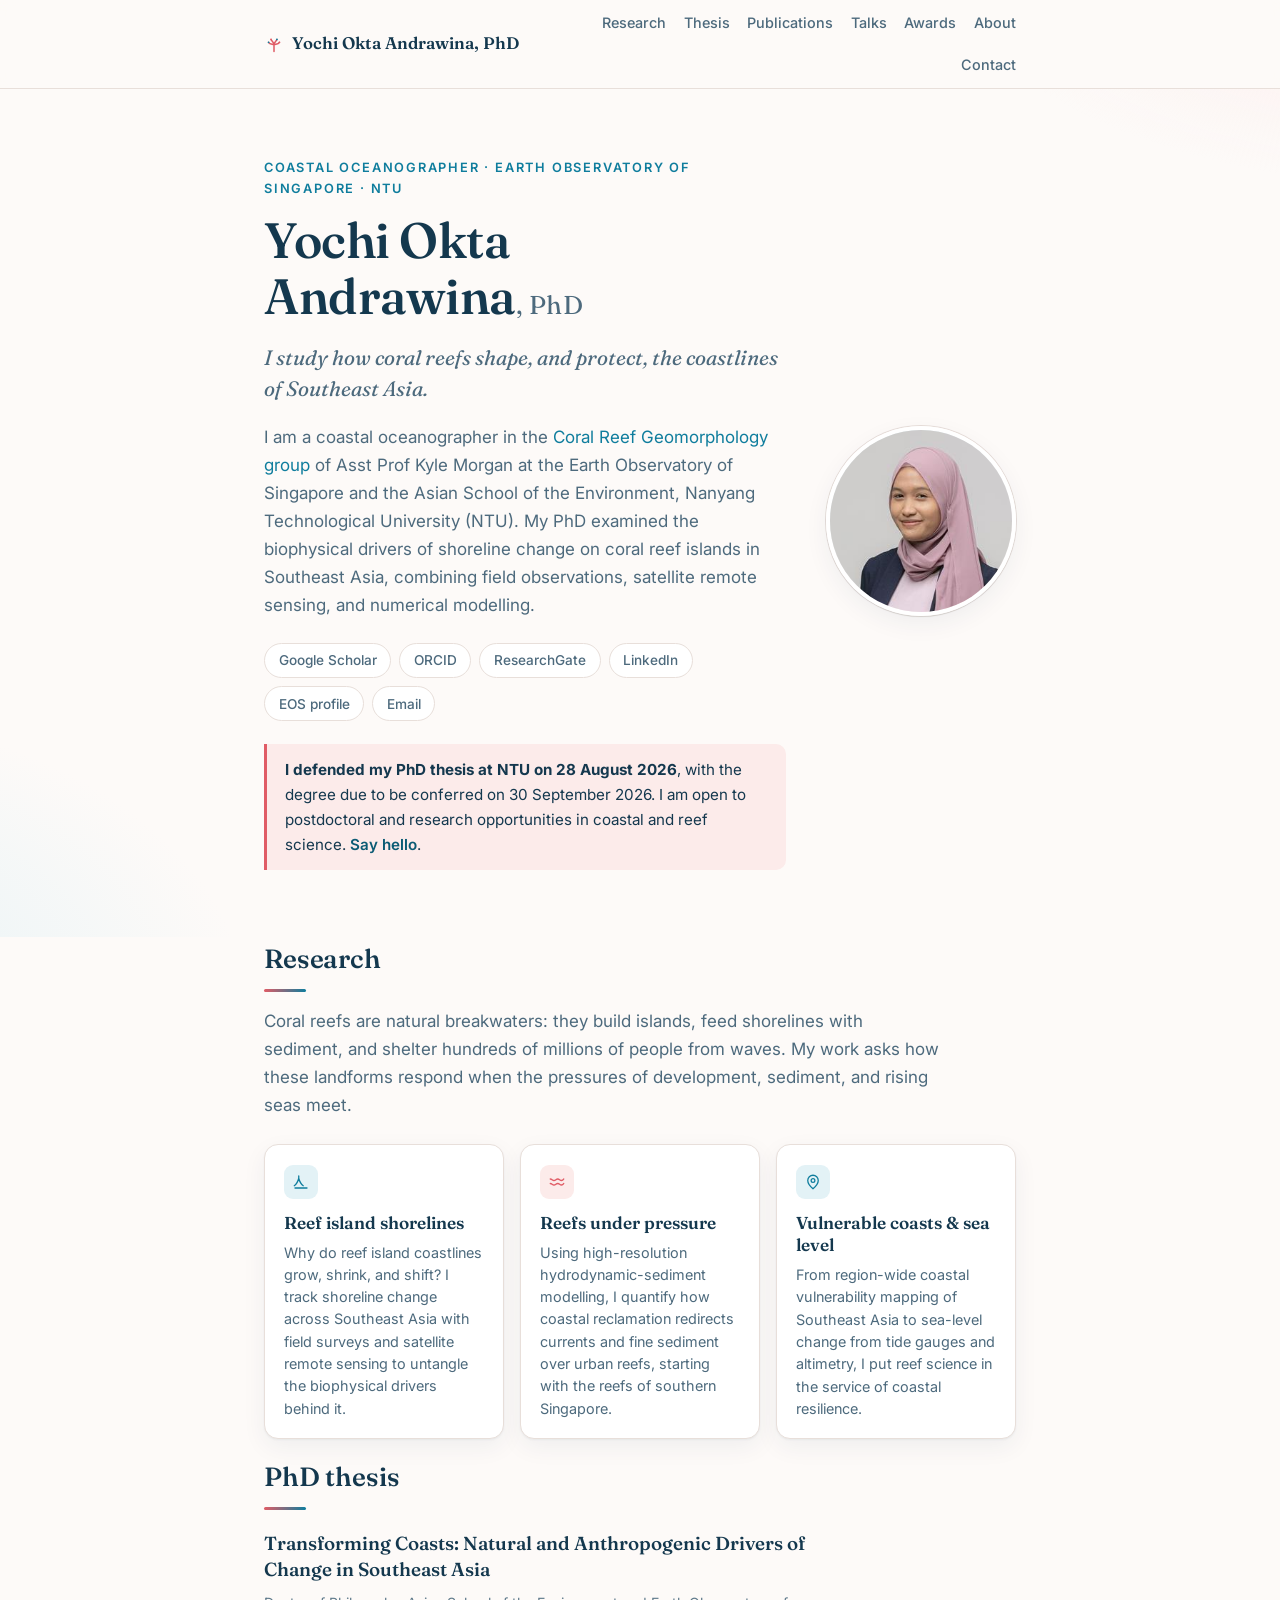
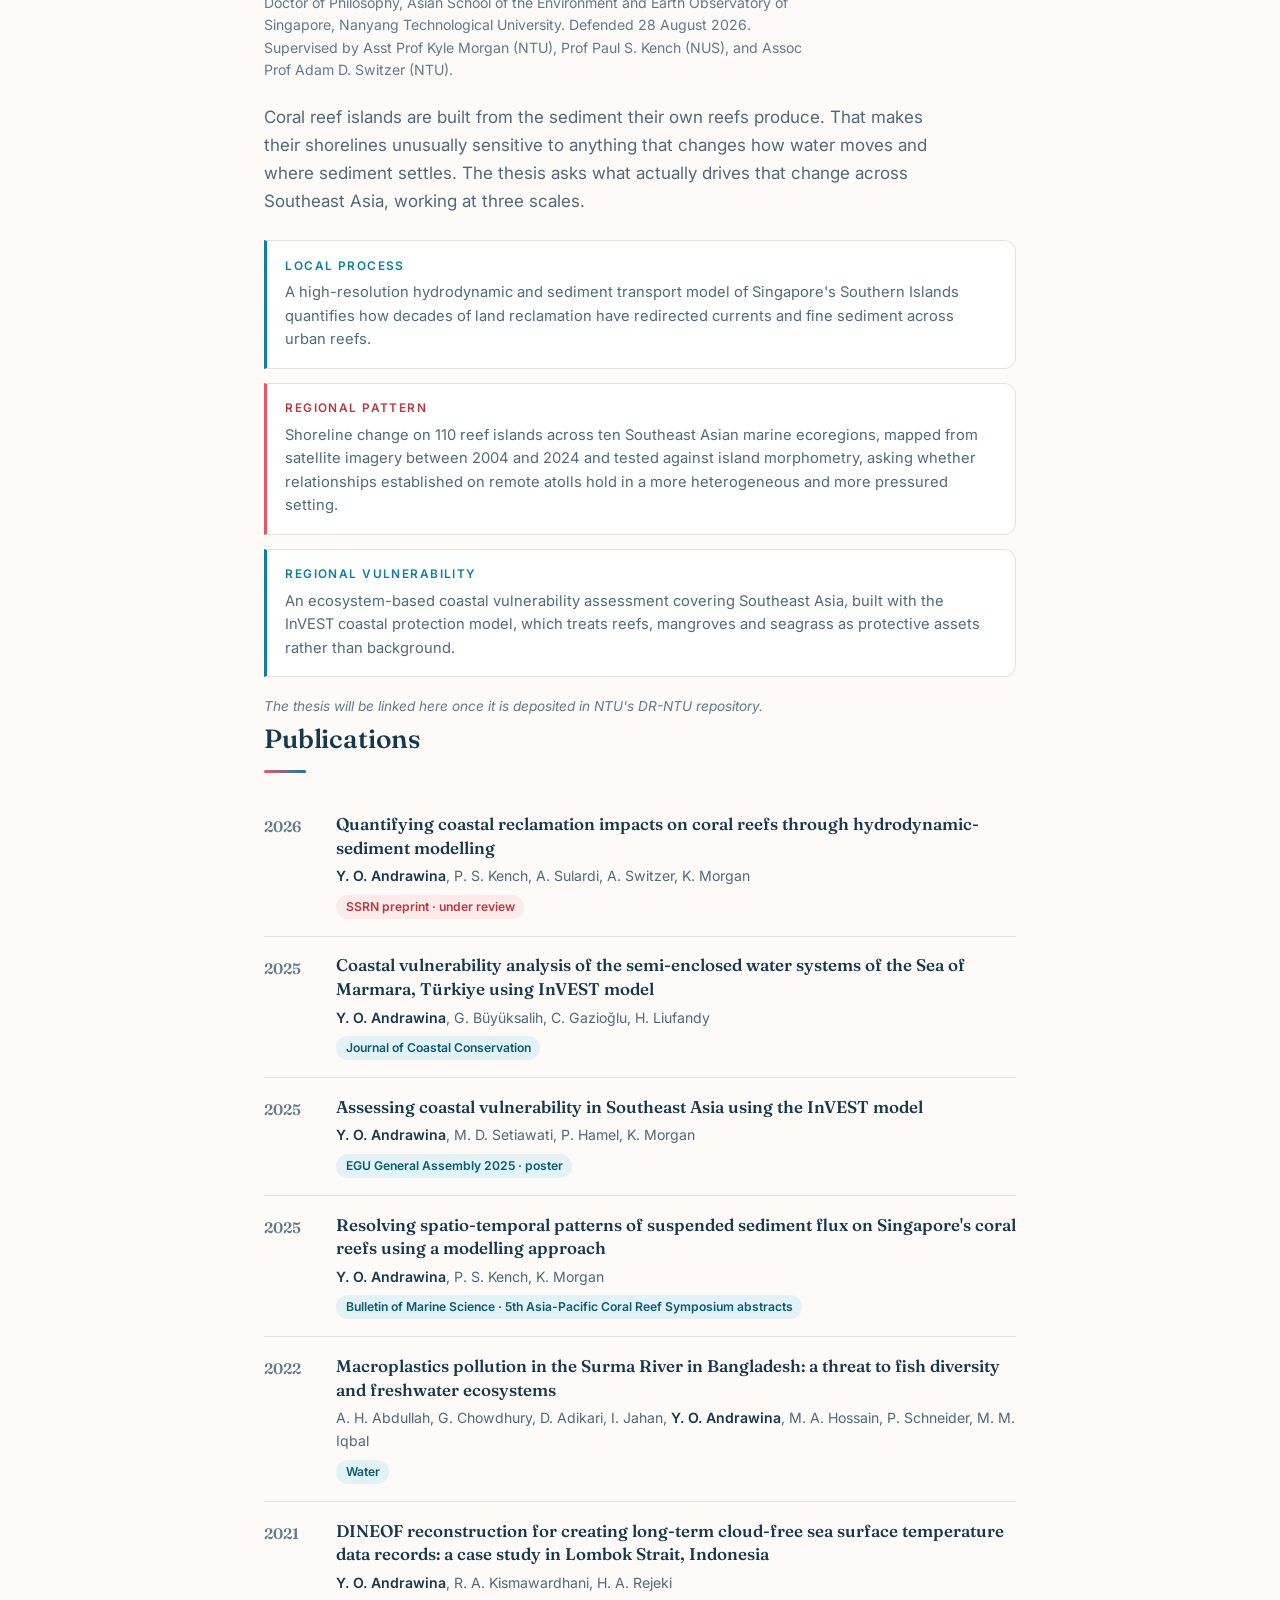
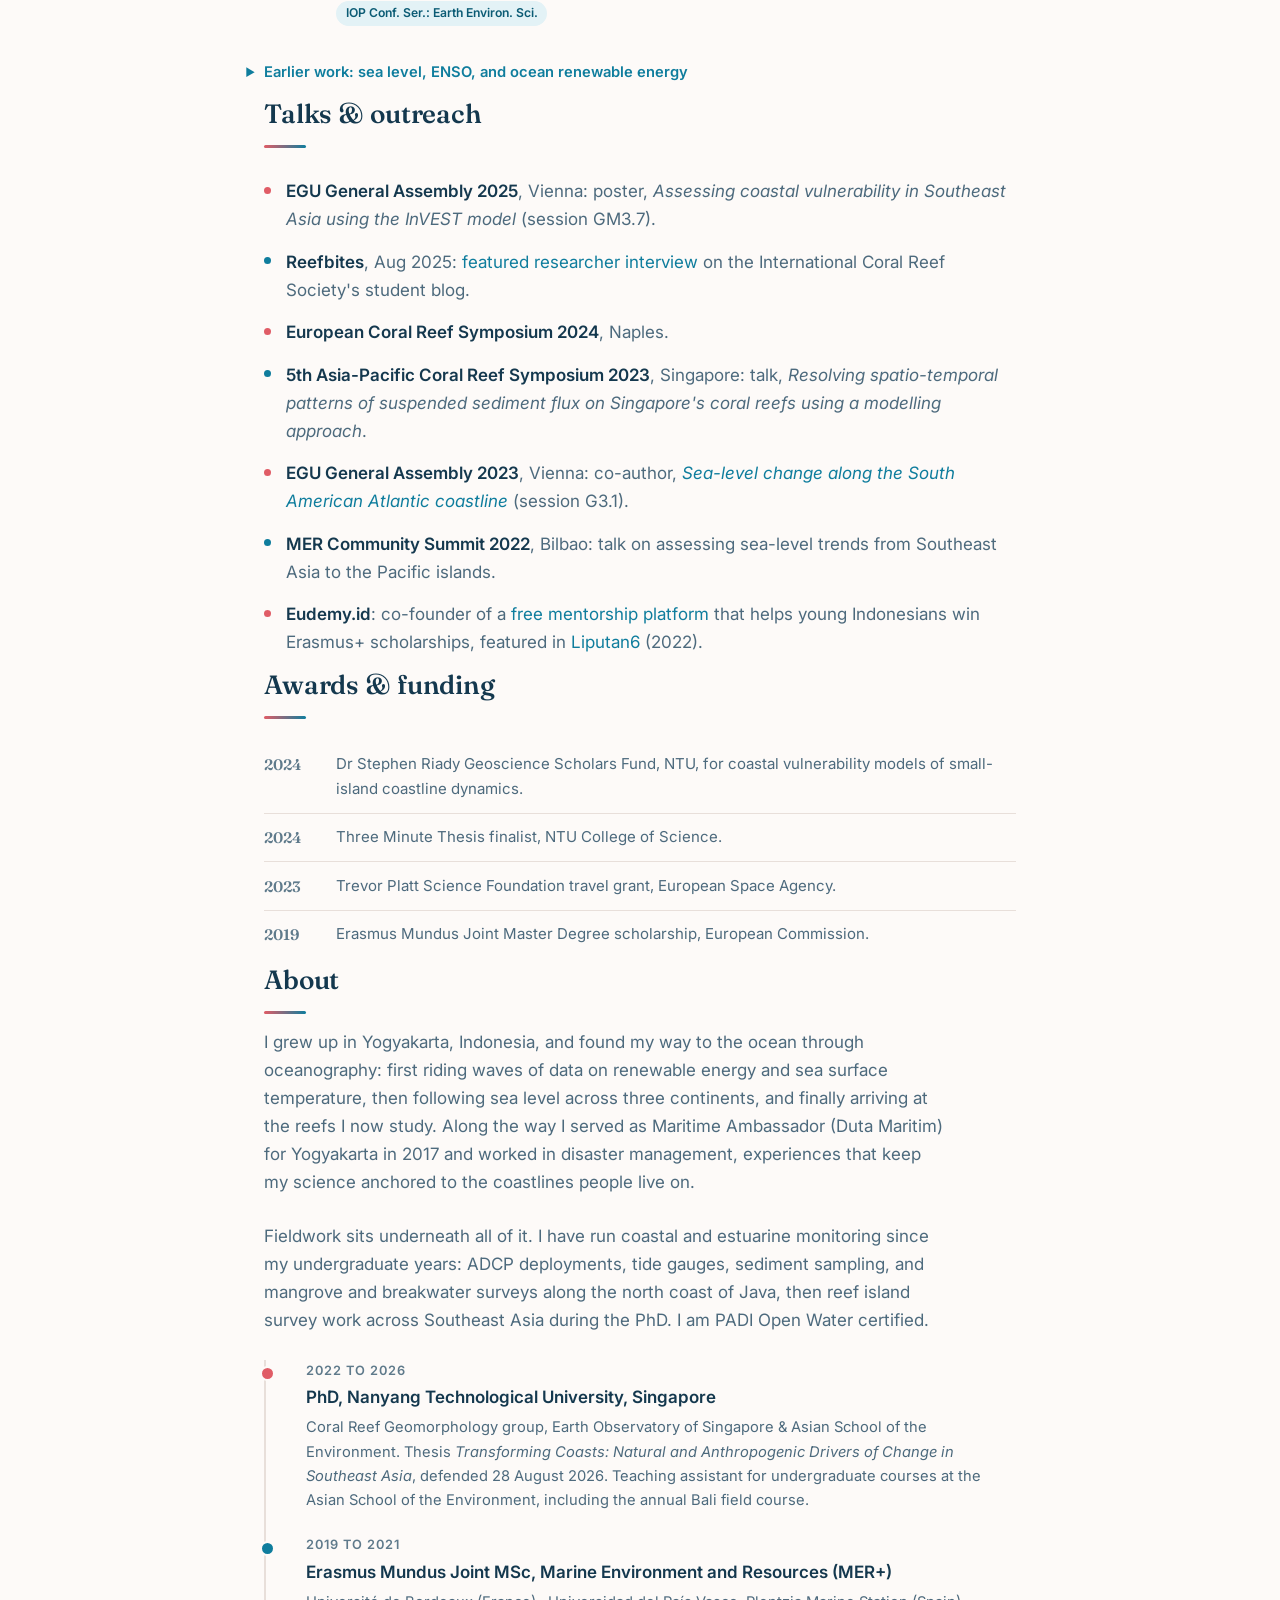
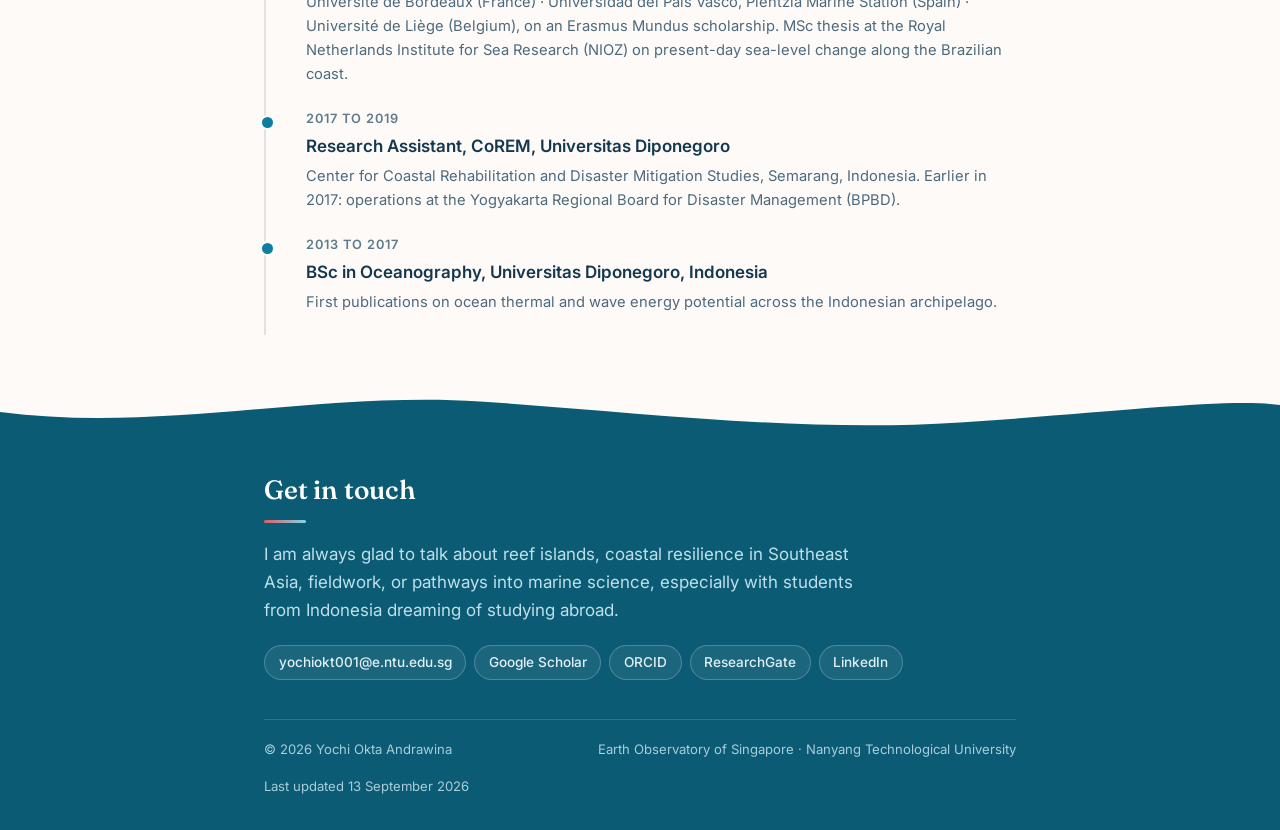
<file: index.html>
<!DOCTYPE html>
<html lang="en">
<head>
  <meta charset="utf-8">
  <meta name="viewport" content="width=device-width, initial-scale=1">
  <title>Yochi Okta Andrawina, PhD · Coral Reef Geomorphology, NTU Singapore</title>
  <meta name="description" content="Yochi Okta Andrawina, PhD, coastal oceanographer at the Earth Observatory of Singapore, NTU, studying coral reef island shoreline change in Southeast Asia.">
  <meta name="author" content="Yochi Okta Andrawina">
  <link rel="canonical" href="https://yochioktaandrawina.github.io/">
  <meta property="og:type" content="profile">
  <meta property="og:site_name" content="Yochi Okta Andrawina">
  <meta property="og:locale" content="en_SG">
  <meta property="profile:first_name" content="Yochi Okta">
  <meta property="profile:last_name" content="Andrawina">
  <meta property="og:title" content="Yochi Okta Andrawina, PhD · Coral Reef Geomorphology, NTU Singapore">
  <meta property="og:description" content="Coastal oceanographer studying how coral reefs shape and protect the coastlines of Southeast Asia.">
  <meta property="og:url" content="https://yochioktaandrawina.github.io/">
  <meta property="og:image" content="https://yochioktaandrawina.github.io/assets/img/og-card.jpg">
  <meta property="og:image:width" content="1200">
  <meta property="og:image:height" content="630">
  <meta property="og:image:alt" content="Yochi Okta Andrawina, PhD, coastal oceanographer at the Earth Observatory of Singapore, NTU.">
  <meta name="twitter:card" content="summary_large_image">
  <meta name="twitter:title" content="Yochi Okta Andrawina, PhD · Coral Reef Geomorphology, NTU Singapore">
  <meta name="twitter:description" content="Coastal oceanographer studying how coral reefs shape and protect the coastlines of Southeast Asia.">
  <meta name="twitter:image" content="https://yochioktaandrawina.github.io/assets/img/og-card.jpg">
  <meta name="color-scheme" content="light dark">
  <meta name="theme-color" content="#fdfaf8" media="(prefers-color-scheme: light)">
  <meta name="theme-color" content="#0b1d29" media="(prefers-color-scheme: dark)">
  <link rel="icon" type="image/svg+xml" href="assets/favicon.svg">
  <link rel="icon" type="image/png" sizes="32x32" href="assets/favicon-32.png">
  <script type="application/ld+json">
  {
    "@context": "https://schema.org",
    "@graph": [
      {
        "@type": "Person",
        "@id": "https://yochioktaandrawina.github.io/#person",
        "name": "Yochi Okta Andrawina",
        "givenName": "Yochi Okta",
        "familyName": "Andrawina",
        "honorificSuffix": "PhD",
        "alternateName": ["Y. O. Andrawina", "Yochi Andrawina"],
        "jobTitle": "Coastal Oceanographer",
        "description": "Coastal oceanographer working on the biophysical drivers of coral reef island shoreline change in Southeast Asia, combining field observations, satellite remote sensing and numerical modelling.",
        "url": "https://yochioktaandrawina.github.io/",
        "image": "https://yochioktaandrawina.github.io/assets/img/profile.jpg",
        "email": "mailto:yochiokt001@e.ntu.edu.sg",
        "identifier": {
          "@type": "PropertyValue",
          "propertyID": "ORCID",
          "value": "https://orcid.org/0000-0002-3362-1343"
        },
        "knowsLanguage": ["id", "en"],
        "affiliation": {
          "@type": "Organization",
          "name": "Earth Observatory of Singapore",
          "parentOrganization": {
            "@type": "CollegeOrUniversity",
            "name": "Nanyang Technological University",
            "url": "https://www.ntu.edu.sg/"
          }
        },
        "worksFor": {
          "@type": "Organization",
          "name": "Earth Observatory of Singapore, Nanyang Technological University",
          "url": "https://earthobservatory.sg/"
        },
        "alumniOf": [
          {"@type": "CollegeOrUniversity", "name": "Nanyang Technological University", "url": "https://www.ntu.edu.sg/"},
          {"@type": "CollegeOrUniversity", "name": "Erasmus Mundus Joint Master in Marine Environment and Resources (MER+)"},
          {"@type": "CollegeOrUniversity", "name": "Universitas Diponegoro", "url": "https://www.undip.ac.id/"}
        ],
        "knowsAbout": [
          "Coral reef geomorphology",
          "Reef island shoreline change",
          "Coastal oceanography",
          "Hydrodynamic and sediment transport modelling",
          "Satellite remote sensing of shorelines",
          "Coastal vulnerability assessment",
          "Sea-level change",
          "Southeast Asia"
        ],
        "sameAs": [
          "https://orcid.org/0000-0002-3362-1343",
          "https://scholar.google.com/citations?user=mOAMgwoAAAAJ",
          "https://www.researchgate.net/profile/Yochi-Andrawina",
          "https://www.linkedin.com/in/yochi-okta-andrawina-4a443090/",
          "https://earthobservatory.sg/about-us/our-people/yochi-okta-andrawina",
          "https://www.semanticscholar.org/author/100624227",
          "https://openalex.org/A5078373613",
          "https://x.com/oktayochi1"
        ]
      },
      {
        "@type": "ProfilePage",
        "@id": "https://yochioktaandrawina.github.io/#page",
        "url": "https://yochioktaandrawina.github.io/",
        "name": "Yochi Okta Andrawina, PhD",
        "mainEntity": {"@id": "https://yochioktaandrawina.github.io/#person"},
        "inLanguage": "en",
        "dateModified": "2026-09-13"
      },
      {
        "@type": "Thesis",
        "name": "Transforming Coasts: Natural and Anthropogenic Drivers of Change in Southeast Asia",
        "author": {"@id": "https://yochioktaandrawina.github.io/#person"},
        "inSupportOf": "Doctor of Philosophy",
        "datePublished": "2026",
        "publisher": {"@type": "CollegeOrUniversity", "name": "Nanyang Technological University"},
        "inLanguage": "en"
      },
      {
        "@type": "ScholarlyArticle",
        "headline": "Quantifying coastal reclamation impacts on coral reefs through hydrodynamic-sediment modelling",
        "author": {"@id": "https://yochioktaandrawina.github.io/#person"},
        "datePublished": "2026",
        "identifier": "https://doi.org/10.2139/ssrn.6805282",
        "url": "https://doi.org/10.2139/ssrn.6805282",
        "publication": "SSRN"
      },
      {
        "@type": "ScholarlyArticle",
        "headline": "Coastal vulnerability analysis of the semi-enclosed water systems of the Sea of Marmara, Türkiye using InVEST model",
        "author": {"@id": "https://yochioktaandrawina.github.io/#person"},
        "datePublished": "2025",
        "identifier": "https://doi.org/10.1007/s11852-025-01126-w",
        "url": "https://doi.org/10.1007/s11852-025-01126-w",
        "isPartOf": {"@type": "Periodical", "name": "Journal of Coastal Conservation"}
      },
      {
        "@type": "ScholarlyArticle",
        "headline": "Macroplastics pollution in the Surma River in Bangladesh: a threat to fish diversity and freshwater ecosystems",
        "author": {"@id": "https://yochioktaandrawina.github.io/#person"},
        "datePublished": "2022",
        "identifier": "https://doi.org/10.3390/w14203263",
        "url": "https://doi.org/10.3390/w14203263",
        "isPartOf": {"@type": "Periodical", "name": "Water"}
      },
      {
        "@type": "ScholarlyArticle",
        "headline": "DINEOF reconstruction for creating long-term cloud-free sea surface temperature data records: a case study in Lombok Strait, Indonesia",
        "author": {"@id": "https://yochioktaandrawina.github.io/#person"},
        "datePublished": "2021",
        "identifier": "https://doi.org/10.1088/1755-1315/893/1/012069",
        "url": "https://doi.org/10.1088/1755-1315/893/1/012069",
        "isPartOf": {"@type": "Periodical", "name": "IOP Conference Series: Earth and Environmental Science"}
      }
    ]
  }
  </script>
  <link rel="preconnect" href="https://fonts.googleapis.com">
  <link rel="preconnect" href="https://fonts.gstatic.com" crossorigin>
  <link href="https://fonts.googleapis.com/css2?family=Fraunces:ital,opsz,wght@0,9..144,400..700;1,9..144,400..700&family=Inter:wght@400;500;600&display=swap" rel="stylesheet">
  <link rel="stylesheet" href="assets/css/style.css">
</head>
<body>

<a class="skip" href="#research">Skip to content</a>

<nav class="nav" aria-label="Main">
  <div class="nav__inner">
    <a class="nav__brand" href="#top">
      <svg width="20" height="20" viewBox="0 0 24 24" fill="none" aria-hidden="true">
        <path d="M12 21v-8m0 0c0-3 -2.5-4 -3.5-6.5M12 13c0-3 2.5-4 3.5-6.5M12 13c-2 -1 -5 -.5 -6.5 -3M12 13c2 -1 5 -.5 6.5 -3" style="stroke: var(--coral)" stroke-width="1.8" stroke-linecap="round"/>
        <circle cx="8.5" cy="6.5" r="1.1" style="fill: var(--coral)"/>
        <circle cx="15.5" cy="6.5" r="1.1" style="fill: var(--ocean)"/>
        <circle cx="5.5" cy="10" r="1.1" style="fill: var(--ocean)"/>
        <circle cx="18.5" cy="10" r="1.1" style="fill: var(--coral)"/>
      </svg>
      Yochi Okta Andrawina, PhD
    </a>
    <div class="nav__links">
      <a href="#research">Research</a>
      <a href="#thesis">Thesis</a>
      <a href="#publications">Publications</a>
      <a href="#talks">Talks</a>
      <a href="#awards">Awards</a>
      <a href="#about">About</a>
      <a href="#contact">Contact</a>
    </div>
  </div>
</nav>

<header class="hero" id="top">
  <div class="wrap">
    <div class="hero__grid">
      <div>
        <p class="hero__eyebrow">Coastal Oceanographer · Earth Observatory of Singapore · NTU</p>
        <h1>Yochi Okta Andrawina<span class="h1__suffix">, PhD</span></h1>
        <p class="hero__lede">I study how coral reefs shape, and protect, the coastlines of Southeast&nbsp;Asia.</p>
        <p class="hero__bio">
          I am a coastal oceanographer in the
          <a href="https://earthobservatory.sg/research/climate/coral-reef-geomorphology">Coral Reef Geomorphology group</a>
          of Asst Prof Kyle Morgan at the Earth Observatory of Singapore and the Asian School of the
          Environment, Nanyang Technological University (NTU). My PhD examined the biophysical
          drivers of shoreline change on coral reef islands in Southeast Asia, combining field
          observations, satellite remote sensing, and numerical modelling.
        </p>
        <ul class="chips">
          <li><a class="chip" href="https://scholar.google.com/citations?user=mOAMgwoAAAAJ">Google Scholar</a></li>
          <li><a class="chip" href="https://orcid.org/0000-0002-3362-1343">ORCID</a></li>
          <li><a class="chip" href="https://www.researchgate.net/profile/Yochi-Andrawina">ResearchGate</a></li>
          <li><a class="chip" href="https://www.linkedin.com/in/yochi-okta-andrawina-4a443090/">LinkedIn</a></li>
          <li><a class="chip" href="https://earthobservatory.sg/about-us/our-people/yochi-okta-andrawina">EOS profile</a></li>
          <li><a class="chip" href="mailto:yochiokt001@e.ntu.edu.sg">Email</a></li>
        </ul>
        <p class="notice">
          <strong>I defended my PhD thesis at NTU on 28 August 2026</strong>, with the degree due to
          be conferred on 30 September 2026. I am open to postdoctoral and research opportunities in
          coastal and reef science.
          <a href="mailto:yochiokt001@e.ntu.edu.sg">Say hello</a>.
        </p>
      </div>
      <div class="hero__portrait">
        <img src="assets/img/profile.jpg" alt="Yochi Okta Andrawina" width="190" height="190" onerror="this.remove()">
        <span class="hero__monogram" aria-hidden="true">YA</span>
      </div>
    </div>
  </div>
</header>

<main>
  <section id="research" class="wrap">
    <h2 class="section-title">Research</h2>
    <p class="section-lede">
      Coral reefs are natural breakwaters: they build islands, feed shorelines with sediment, and
      shelter hundreds of millions of people from waves. My work asks how these landforms respond
      when the pressures of development, sediment, and rising seas meet.
    </p>
    <div class="cards">
      <article class="card">
        <div class="card__icon" aria-hidden="true">
          <svg width="18" height="18" viewBox="0 0 24 24" fill="none"><path d="M3 17c3-2 5-6 6-10m0 0c1 4 3 8 6 10m-6-10V4M4 20h16" stroke="currentColor" stroke-width="1.7" stroke-linecap="round"/></svg>
        </div>
        <h3>Reef island shorelines</h3>
        <p>Why do reef island coastlines grow, shrink, and shift? I track shoreline change across
        Southeast Asia with field surveys and satellite remote sensing to untangle the biophysical
        drivers behind it.</p>
      </article>
      <article class="card">
        <div class="card__icon" aria-hidden="true">
          <svg width="18" height="18" viewBox="0 0 24 24" fill="none"><path d="M3 8c2.5 0 2.5 2 5 2s2.5-2 5-2 2.5 2 5 2 2.5-2 3-2M3 14c2.5 0 2.5 2 5 2s2.5-2 5-2 2.5 2 5 2 2.5-2 3-2" stroke="currentColor" stroke-width="1.7" stroke-linecap="round"/></svg>
        </div>
        <h3>Reefs under pressure</h3>
        <p>Using high-resolution hydrodynamic-sediment modelling, I quantify how coastal
        reclamation redirects currents and fine sediment over urban reefs, starting with the
        reefs of southern Singapore.</p>
      </article>
      <article class="card">
        <div class="card__icon" aria-hidden="true">
          <svg width="18" height="18" viewBox="0 0 24 24" fill="none"><path d="M12 3a7 7 0 0 1 7 7c0 5-7 11-7 11S5 15 5 10a7 7 0 0 1 7-7Z" stroke="currentColor" stroke-width="1.7"/><circle cx="12" cy="10" r="2.5" stroke="currentColor" stroke-width="1.7"/></svg>
        </div>
        <h3>Vulnerable coasts &amp; sea level</h3>
        <p>From region-wide coastal vulnerability mapping of Southeast Asia to sea-level change
        from tide gauges and altimetry, I put reef science in the service of coastal resilience.</p>
      </article>
    </div>
  </section>

  <section id="thesis" class="wrap">
    <h2 class="section-title">PhD thesis</h2>
    <p class="thesis__title">Transforming Coasts: Natural and Anthropogenic Drivers of Change in Southeast Asia</p>
    <p class="thesis__meta">
      Doctor of Philosophy, Asian School of the Environment and Earth Observatory of Singapore,
      Nanyang Technological University. Defended 28 August 2026. Supervised by Asst Prof Kyle
      Morgan (NTU), Prof Paul S. Kench (NUS), and Assoc Prof Adam D. Switzer (NTU).
    </p>
    <p class="section-lede">
      Coral reef islands are built from the sediment their own reefs produce. That makes their
      shorelines unusually sensitive to anything that changes how water moves and where sediment
      settles. The thesis asks what actually drives that change across Southeast Asia, working at
      three scales.
    </p>
    <ol class="thesis__chapters">
      <li>
        <span class="thesis__scale">Local process</span>
        <p>A high-resolution hydrodynamic and sediment transport model of Singapore's Southern
        Islands quantifies how decades of land reclamation have redirected currents and fine
        sediment across urban reefs.</p>
      </li>
      <li>
        <span class="thesis__scale">Regional pattern</span>
        <p>Shoreline change on 110 reef islands across ten Southeast Asian marine ecoregions,
        mapped from satellite imagery between 2004 and 2024 and tested against island
        morphometry, asking whether relationships established on remote atolls hold in a more
        heterogeneous and more pressured setting.</p>
      </li>
      <li>
        <span class="thesis__scale">Regional vulnerability</span>
        <p>An ecosystem-based coastal vulnerability assessment covering Southeast Asia, built with
        the InVEST coastal protection model, which treats reefs, mangroves and seagrass as
        protective assets rather than background.</p>
      </li>
    </ol>
    <p class="thesis__note">The thesis will be linked here once it is deposited in NTU's DR-NTU repository.</p>
  </section>

  <section id="publications" class="wrap">
    <h2 class="section-title">Publications</h2>
    <ol class="pubs">
      <li class="pub">
        <span class="pub__year">2026</span>
        <div>
          <h3 class="pub__title"><a href="https://doi.org/10.2139/ssrn.6805282">Quantifying coastal reclamation impacts on coral reefs through hydrodynamic-sediment modelling</a></h3>
          <p class="pub__meta"><span class="me">Y. O. Andrawina</span>, P. S. Kench, A. Sulardi, A. Switzer, K. Morgan</p>
          <span class="pub__venue pub__venue--preprint">SSRN preprint · under review</span>
        </div>
      </li>
      <li class="pub">
        <span class="pub__year">2025</span>
        <div>
          <h3 class="pub__title"><a href="https://doi.org/10.1007/s11852-025-01126-w">Coastal vulnerability analysis of the semi-enclosed water systems of the Sea of Marmara, Türkiye using InVEST model</a></h3>
          <p class="pub__meta"><span class="me">Y. O. Andrawina</span>, G. Büyüksalih, C. Gazioğlu, H. Liufandy</p>
          <span class="pub__venue">Journal of Coastal Conservation</span>
        </div>
      </li>
      <li class="pub">
        <span class="pub__year">2025</span>
        <div>
          <h3 class="pub__title"><a href="https://meetingorganizer.copernicus.org/EGU25/EGU25-9377.html">Assessing coastal vulnerability in Southeast Asia using the InVEST model</a></h3>
          <p class="pub__meta"><span class="me">Y. O. Andrawina</span>, M. D. Setiawati, P. Hamel, K. Morgan</p>
          <span class="pub__venue">EGU General Assembly 2025 · poster</span>
        </div>
      </li>
      <li class="pub">
        <span class="pub__year">2025</span>
        <div>
          <h3 class="pub__title"><a href="https://www.ingentaconnect.com/content/umrsmas/bullmar/2025/00000101/00000001/art00029">Resolving spatio-temporal patterns of suspended sediment flux on Singapore's coral reefs using a modelling approach</a></h3>
          <p class="pub__meta"><span class="me">Y. O. Andrawina</span>, P. S. Kench, K. Morgan</p>
          <span class="pub__venue">Bulletin of Marine Science · 5th Asia-Pacific Coral Reef Symposium abstracts</span>
        </div>
      </li>
      <li class="pub">
        <span class="pub__year">2022</span>
        <div>
          <h3 class="pub__title"><a href="https://doi.org/10.3390/w14203263">Macroplastics pollution in the Surma River in Bangladesh: a threat to fish diversity and freshwater ecosystems</a></h3>
          <p class="pub__meta">A. H. Abdullah, G. Chowdhury, D. Adikari, I. Jahan, <span class="me">Y. O. Andrawina</span>, M. A. Hossain, P. Schneider, M. M. Iqbal</p>
          <span class="pub__venue">Water</span>
        </div>
      </li>
      <li class="pub">
        <span class="pub__year">2021</span>
        <div>
          <h3 class="pub__title"><a href="https://doi.org/10.1088/1755-1315/893/1/012069">DINEOF reconstruction for creating long-term cloud-free sea surface temperature data records: a case study in Lombok Strait, Indonesia</a></h3>
          <p class="pub__meta"><span class="me">Y. O. Andrawina</span>, R. A. Kismawardhani, H. A. Rejeki</p>
          <span class="pub__venue">IOP Conf. Ser.: Earth Environ. Sci.</span>
        </div>
      </li>
    </ol>

    <details class="earlier">
      <summary>Earlier work: sea level, ENSO, and ocean renewable energy</summary>
      <ol class="pubs">
        <li class="pub">
          <span class="pub__year">2021</span>
          <div>
            <h3 class="pub__title"><a href="https://merconsortium.eu/msc-thesis/msc-thesis-list/msc-thesis-list-2021/yochi-okta-andrawina-msc-thesis-2021/">Present-day sea-level change along the coast of Brazil from tide gauges and satellite altimetry</a></h3>
            <p class="pub__meta"><span class="me">Y. O. Andrawina</span>. MSc thesis, Erasmus Mundus Marine Environment (MER+), research at NIOZ</p>
            <span class="pub__venue">MSc thesis</span>
          </div>
        </li>
        <li class="pub">
          <span class="pub__year">2021</span>
          <div>
            <h3 class="pub__title"><a href="https://doi.org/10.1088/1755-1315/750/1/012020">The effect of ENSO and IOD on the variability of sea surface temperature and rainfall in the Natuna Sea</a></h3>
            <p class="pub__meta">A. D. Puryajati, A. Wirasatriya, L. Maslukah, D. N. Sugianto, F. Ramdani, A. R. Jalil, <span class="me">Y. O. Andrawina</span></p>
            <span class="pub__venue">IOP Conf. Ser.: Earth Environ. Sci.</span>
          </div>
        </li>
        <li class="pub">
          <span class="pub__year">2017</span>
          <div>
            <h3 class="pub__title"><a href="https://doi.org/10.1088/1755-1315/55/1/012032">Initial study of potency thermal energy using OTEC (Ocean Thermal Energy Conversion) as a renewable energy for Halmahera, Indonesia</a></h3>
            <p class="pub__meta"><span class="me">Y. O. Andrawina</span>, D. N. Sugianto, I. Alifdini</p>
            <span class="pub__venue">IOP Conf. Ser.: Earth Environ. Sci.</span>
          </div>
        </li>
        <li class="pub">
          <span class="pub__year">2017</span>
          <div>
            <h3 class="pub__title"><a href="https://doi.org/10.1088/1755-1315/55/1/012040">Identification of wave energy potential with floating oscillating water column technology in Pulau Baai Beach, Bengkulu</a></h3>
            <p class="pub__meta">I. Alifdini, D. N. Sugianto, <span class="me">Y. O. Andrawina</span>, A. B. Widodo</p>
            <span class="pub__venue">IOP Conf. Ser.: Earth Environ. Sci.</span>
          </div>
        </li>
        <li class="pub">
          <span class="pub__year">2016</span>
          <div>
            <h3 class="pub__title">Technology application of oscillating water column on the Sungai Suci Beach as solutions for make a renewable energy in coastal Bengkulu, Indonesia</h3>
            <p class="pub__meta">I. Alifdini, <span class="me">Y. O. Andrawina</span>, D. N. Sugianto, A. B. Widodo, A. Darari</p>
            <span class="pub__venue">3rd Asian Wave and Tidal Energy Conference (AWTEC)</span>
          </div>
        </li>
        <li class="pub">
          <span class="pub__year">2016</span>
          <div>
            <h3 class="pub__title">Identifikasi potensi energi pasang surut menggunakan alat floating dam di perairan Kalimantan Barat, Indonesia</h3>
            <p class="pub__meta">I. Alifdini, A. B. Widodo, D. N. Sugianto, <span class="me">Y. O. Andrawina</span></p>
            <span class="pub__venue">Pertemuan Ilmiah Nasional Tahunan XIII ISOI</span>
          </div>
        </li>
      </ol>
    </details>
  </section>

  <section id="talks" class="wrap">
    <h2 class="section-title">Talks &amp; outreach</h2>
    <ul class="talks">
      <li class="talk"><strong>EGU General Assembly 2025</strong>, Vienna: poster, <em>Assessing coastal vulnerability in Southeast Asia using the InVEST model</em> (session GM3.7).</li>
      <li class="talk"><strong>Reefbites</strong>, Aug 2025: <a href="https://reefbites.com/2025/08/08/featuring-yochi-okta-andrawina/">featured researcher interview</a> on the International Coral Reef Society's student blog.</li>
      <li class="talk"><strong>European Coral Reef Symposium 2024</strong>, Naples.</li>
      <li class="talk"><strong>5th Asia-Pacific Coral Reef Symposium 2023</strong>, Singapore: talk, <em>Resolving spatio-temporal patterns of suspended sediment flux on Singapore's coral reefs using a modelling approach</em>.</li>
      <li class="talk"><strong>EGU General Assembly 2023</strong>, Vienna: co-author, <a href="https://meetingorganizer.copernicus.org/EGU23/EGU23-16296.html"><em>Sea-level change along the South American Atlantic coastline</em></a> (session G3.1).</li>
      <li class="talk"><strong>MER Community Summit 2022</strong>, Bilbao: talk on assessing sea-level trends from Southeast Asia to the Pacific islands.</li>
      <li class="talk"><strong>Eudemy.id</strong>: co-founder of a <a href="https://eudemy.id/">free mentorship platform</a> that helps young Indonesians win Erasmus+ scholarships, featured in <a href="https://www.liputan6.com/lifestyle/read/5001025/athifah-utami-bangun-platform-digital-banyak-anak-muda-dapat-beasiswa-ke-eropa">Liputan6</a> (2022).</li>
    </ul>
  </section>

  <section id="awards" class="wrap">
    <h2 class="section-title">Awards &amp; funding</h2>
    <ul class="awards">
      <li><span class="awards__year">2024</span> <span>Dr Stephen Riady Geoscience Scholars Fund, NTU, for coastal vulnerability models of small-island coastline dynamics.</span></li>
      <li><span class="awards__year">2024</span> <span>Three Minute Thesis finalist, NTU College of Science.</span></li>
      <li><span class="awards__year">2023</span> <span>Trevor Platt Science Foundation travel grant, European Space Agency.</span></li>
      <li><span class="awards__year">2019</span> <span>Erasmus Mundus Joint Master Degree scholarship, European Commission.</span></li>
    </ul>
  </section>

  <section id="about" class="wrap">
    <h2 class="section-title">About</h2>
    <p class="section-lede">
      I grew up in Yogyakarta, Indonesia, and found my way to the ocean through oceanography:
      first riding waves of data on renewable energy and sea surface temperature, then following
      sea level across three continents, and finally arriving at the reefs I now study. Along the
      way I served as Maritime Ambassador (Duta Maritim) for Yogyakarta in 2017 and worked in
      disaster management, experiences that keep my science anchored to the coastlines people
      live on.
    </p>
    <p class="section-lede">
      Fieldwork sits underneath all of it. I have run coastal and estuarine monitoring since my
      undergraduate years: ADCP deployments, tide gauges, sediment sampling, and mangrove and
      breakwater surveys along the north coast of Java, then reef island survey work across
      Southeast Asia during the PhD. I am PADI Open Water certified.
    </p>
    <ol class="timeline">
      <li>
        <span class="timeline__when">2022 to 2026</span>
        <span class="timeline__what">PhD, Nanyang Technological University, Singapore</span>
        <p>Coral Reef Geomorphology group, Earth Observatory of Singapore &amp; Asian School of the
        Environment. Thesis <em>Transforming Coasts: Natural and Anthropogenic Drivers of Change in
        Southeast Asia</em>, defended 28 August 2026. Teaching assistant for undergraduate courses
        at the Asian School of the Environment, including the annual Bali field course.</p>
      </li>
      <li>
        <span class="timeline__when">2019 to 2021</span>
        <span class="timeline__what">Erasmus Mundus Joint MSc, Marine Environment and Resources (MER+)</span>
        <p>Université de Bordeaux (France) · Universidad del País Vasco, Plentzia Marine Station
        (Spain) · Université de Liège (Belgium), on an Erasmus Mundus scholarship. MSc thesis at
        the Royal Netherlands Institute for Sea Research (NIOZ) on present-day sea-level change
        along the Brazilian coast.</p>
      </li>
      <li>
        <span class="timeline__when">2017 to 2019</span>
        <span class="timeline__what">Research Assistant, CoREM, Universitas Diponegoro</span>
        <p>Center for Coastal Rehabilitation and Disaster Mitigation Studies, Semarang, Indonesia.
        Earlier in 2017: operations at the Yogyakarta Regional Board for Disaster Management
        (BPBD).</p>
      </li>
      <li>
        <span class="timeline__when">2013 to 2017</span>
        <span class="timeline__what">BSc in Oceanography, Universitas Diponegoro, Indonesia</span>
        <p>First publications on ocean thermal and wave energy potential across the Indonesian
        archipelago.</p>
      </li>
    </ol>
  </section>
</main>

<svg class="wave wave--footer" viewBox="0 0 1440 48" preserveAspectRatio="none" aria-hidden="true">
  <path d="M0,24 C180,48 360,0 540,12 C720,24 900,48 1080,36 C1260,24 1380,8 1440,16 L1440,48 L0,48 Z" fill="currentColor"/>
</svg>
<footer class="footer" id="contact">
  <div class="wrap">
    <h2 class="section-title">Get in touch</h2>
    <p>
      I am always glad to talk about reef islands, coastal resilience in Southeast Asia,
      fieldwork, or pathways into marine science, especially with students from Indonesia
      dreaming of studying abroad.
    </p>
    <ul class="chips">
      <li><a class="chip" href="mailto:yochiokt001@e.ntu.edu.sg">yochiokt001@e.ntu.edu.sg</a></li>
      <li><a class="chip" href="https://scholar.google.com/citations?user=mOAMgwoAAAAJ">Google Scholar</a></li>
      <li><a class="chip" href="https://orcid.org/0000-0002-3362-1343">ORCID</a></li>
      <li><a class="chip" href="https://www.researchgate.net/profile/Yochi-Andrawina">ResearchGate</a></li>
      <li><a class="chip" href="https://www.linkedin.com/in/yochi-okta-andrawina-4a443090/">LinkedIn</a></li>
    </ul>
    <div class="footer__fineprint">
      <span>© 2026 Yochi Okta Andrawina</span>
      <span>Earth Observatory of Singapore · Nanyang Technological University</span>
      <span>Last updated <time datetime="2026-09-13">13 September 2026</time></span>
    </div>
  </div>
</footer>

</body>
</html>
</file>
<file: assets/css/style.css>
/* ==========================================================================
   Yochi Okta Andrawina, personal academic site
   Palette: ocean blues + coral pink (reef theme)
   ========================================================================== */

:root {
  color-scheme: light dark;
  --bg: #fdfaf8;
  --bg-raised: #ffffff;
  --ink: #14384e;
  --ink-soft: #4d6a7d;
  --ink-faint: #5f7a8b;
  --ocean: #0f7d9d;
  --ocean-deep: #0b5b74;
  --ocean-soft: #e3f2f6;
  --coral: #e05c66;
  --coral-deep: #b23a45;
  --coral-soft: #fcebea;
  --line: #e8dfda;
  --footer-bg: #0b5b74;
  --shadow: 0 1px 2px rgba(20, 56, 78, 0.05), 0 8px 24px rgba(20, 56, 78, 0.06);
  --serif: "Fraunces", Georgia, "Times New Roman", serif;
  --sans: "Inter", -apple-system, "Segoe UI", Roboto, Helvetica, Arial, sans-serif;
}

@media (prefers-color-scheme: dark) {
  :root {
    --bg: #0b1d29;
    --bg-raised: #10283a;
    --ink: #e2eef5;
    --ink-soft: #a7c0cf;
    --ink-faint: #7797a9;
    --ocean: #56c3dd;
    --ocean-deep: #8ad8ec;
    --ocean-soft: #123648;
    --coral: #f2848c;
    --coral-deep: #f6a3a9;
    --coral-soft: #3a2230;
    --line: #1d3b4e;
    --footer-bg: #082735;
    --shadow: 0 1px 2px rgba(0, 0, 0, 0.3), 0 8px 24px rgba(0, 0, 0, 0.25);
  }
}

* { box-sizing: border-box; }

html { scroll-behavior: smooth; scroll-padding-top: 4.5rem; }

@media (max-width: 560px) {
  html { scroll-padding-top: 6.5rem; }
}

.skip {
  position: absolute;
  left: -999px;
  top: 0;
  z-index: 20;
  padding: 0.6rem 1rem;
  background: var(--coral);
  color: #fff;
  border-radius: 0 0 8px 0;
  font-weight: 600;
}

.skip:focus {
  left: 0;
  color: #fff;
}
@media (prefers-reduced-motion: reduce) {
  html { scroll-behavior: auto; }
  * { transition: none !important; }
}

body {
  margin: 0;
  background: var(--bg);
  color: var(--ink);
  font-family: var(--sans);
  font-size: 1.0625rem;
  line-height: 1.65;
  -webkit-font-smoothing: antialiased;
  text-rendering: optimizeLegibility;
}

a { color: var(--ocean); text-decoration: none; }
a:hover { color: var(--coral-deep); }
a:focus-visible {
  outline: 2px solid var(--coral);
  outline-offset: 2px;
  border-radius: 2px;
}

.wrap {
  max-width: 800px;
  margin: 0 auto;
  padding: 0 1.5rem;
}

/* --------------------------------------------------------------------------
   Top navigation
   -------------------------------------------------------------------------- */

.nav {
  position: sticky;
  top: 0;
  z-index: 10;
  background: var(--bg);
  background: color-mix(in srgb, var(--bg) 88%, transparent);
  backdrop-filter: blur(8px);
  -webkit-backdrop-filter: blur(8px);
  border-bottom: 1px solid var(--line);
}

.nav__inner {
  display: flex;
  align-items: center;
  justify-content: space-between;
  gap: 1rem;
  padding: 0.7rem 1.5rem;
  max-width: 800px;
  margin: 0 auto;
}

.nav__brand {
  font-family: var(--serif);
  font-weight: 600;
  font-size: 1.05rem;
  color: var(--ink);
  display: flex;
  align-items: center;
  gap: 0.5rem;
  white-space: nowrap;
}

.nav__brand svg { flex: none; }

.nav__links {
  display: flex;
  gap: 1.1rem;
  font-size: 0.9rem;
  font-weight: 500;
  flex-wrap: wrap;
  justify-content: flex-end;
}

.nav__links a { color: var(--ink-soft); }
.nav__links a:hover { color: var(--coral-deep); }

/* --------------------------------------------------------------------------
   Hero
   -------------------------------------------------------------------------- */

.hero {
  position: relative;
  background:
    radial-gradient(52rem 26rem at 112% -18%, var(--coral-soft) 0%, transparent 60%),
    radial-gradient(48rem 30rem at -18% 108%, var(--ocean-soft) 0%, transparent 62%);
  padding: 4.25rem 0 3.25rem;
  overflow: hidden;
}

.hero__grid {
  display: grid;
  grid-template-columns: 1fr auto;
  gap: 2.5rem;
  align-items: center;
}

.hero__eyebrow {
  font-size: 0.8rem;
  font-weight: 600;
  letter-spacing: 0.14em;
  text-transform: uppercase;
  color: var(--ocean);
  margin: 0 0 0.9rem;
}

.hero h1 {
  font-family: var(--serif);
  font-size: clamp(2.3rem, 6vw, 3.1rem);
  font-weight: 560;
  line-height: 1.12;
  letter-spacing: -0.01em;
  margin: 0 0 1.1rem;
  text-wrap: balance;
}

.h1__suffix {
  font-weight: 400;
  font-size: 0.52em;
  letter-spacing: 0.02em;
  color: var(--ink-soft);
  white-space: nowrap;
}

.hero__lede {
  font-family: var(--serif);
  font-size: 1.3rem;
  font-weight: 420;
  font-style: italic;
  line-height: 1.5;
  color: var(--ink-soft);
  margin: 0 0 1.15rem;
}

.hero__bio {
  margin: 0 0 1.5rem;
  color: var(--ink-soft);
  max-width: 34em;
}

.hero__portrait {
  width: 190px;
  height: 190px;
  border-radius: 50%;
  overflow: hidden;
  flex: none;
  border: 4px solid var(--bg-raised);
  box-shadow: var(--shadow), 0 0 0 1px var(--line);
  display: grid;
  place-items: center;
  background: linear-gradient(150deg, var(--ocean-soft), var(--coral-soft));
}

.hero__portrait > * { grid-area: 1 / 1; }

.hero__portrait img {
  width: 100%;
  height: 100%;
  object-fit: cover;
  display: block;
  position: relative;
  z-index: 1;
}

.hero__monogram {
  font-family: var(--serif);
  font-size: 3.2rem;
  font-weight: 500;
  color: var(--ocean-deep);
  letter-spacing: 0.04em;
  user-select: none;
}

.chips {
  display: flex;
  flex-wrap: wrap;
  gap: 0.5rem;
  margin: 0 0 1.4rem;
  padding: 0;
  list-style: none;
}

.chip {
  display: inline-flex;
  align-items: center;
  gap: 0.4rem;
  padding: 0.34rem 0.85rem;
  border: 1px solid var(--line);
  border-radius: 999px;
  background: var(--bg-raised);
  color: var(--ink-soft);
  font-size: 0.85rem;
  font-weight: 500;
  transition: border-color 0.15s ease, color 0.15s ease, background 0.15s ease;
}

.chip:hover {
  border-color: var(--coral);
  color: var(--coral-deep);
  background: var(--coral-soft);
}

.notice {
  border-left: 3px solid var(--coral);
  background: var(--coral-soft);
  border-radius: 0 10px 10px 0;
  padding: 0.8rem 1.1rem;
  font-size: 0.95rem;
  color: var(--ink);
  max-width: 36em;
}

.notice a { font-weight: 600; color: var(--ocean-deep); }

/* Wave divider */
.wave {
  display: block;
  width: 100%;
  height: 42px;
  margin-bottom: -1px;
}

.wave--footer { color: var(--footer-bg); margin-top: 3.5rem; }

/* --------------------------------------------------------------------------
   Sections
   -------------------------------------------------------------------------- */

section { padding: 2.6rem 0 0.6rem; }

.section-title {
  font-family: var(--serif);
  font-size: 1.65rem;
  font-weight: 560;
  letter-spacing: -0.005em;
  margin: 0 0 0.4rem;
}

.section-title::after {
  content: "";
  display: block;
  width: 2.6rem;
  height: 3px;
  border-radius: 2px;
  margin-top: 0.55rem;
  background: linear-gradient(90deg, var(--coral), var(--ocean));
}

.section-lede {
  color: var(--ink-soft);
  margin: 0.9rem 0 1.6rem;
  max-width: 40em;
}

/* Research cards */
.cards {
  display: grid;
  grid-template-columns: repeat(3, 1fr);
  gap: 1rem;
  margin: 1.6rem 0 1rem;
}

.card {
  background: var(--bg-raised);
  border: 1px solid var(--line);
  border-radius: 14px;
  padding: 1.25rem 1.2rem 1.1rem;
  box-shadow: var(--shadow);
  transition: border-color 0.15s ease, transform 0.15s ease;
}

.card:hover { border-color: var(--coral); transform: translateY(-2px); }

.card__icon {
  width: 2.1rem;
  height: 2.1rem;
  border-radius: 9px;
  display: grid;
  place-items: center;
  margin-bottom: 0.8rem;
  background: var(--ocean-soft);
  color: var(--ocean);
}

.card:nth-child(2) .card__icon { background: var(--coral-soft); color: var(--coral); }

.card h3 {
  font-family: var(--serif);
  font-size: 1.08rem;
  font-weight: 600;
  margin: 0 0 0.45rem;
  line-height: 1.3;
}

.card p {
  font-size: 0.9rem;
  color: var(--ink-soft);
  margin: 0;
  line-height: 1.55;
}

/* Publications */
.pubs { list-style: none; margin: 1.4rem 0 0; padding: 0; }

.pub {
  display: grid;
  grid-template-columns: 3.4rem 1fr;
  gap: 1.1rem;
  padding: 1.05rem 0;
  border-bottom: 1px solid var(--line);
}

.pub:last-child { border-bottom: none; }

.pub__year {
  font-family: var(--serif);
  font-size: 0.95rem;
  font-weight: 600;
  color: var(--ink-faint);
  padding-top: 0.15rem;
}

.pub__title {
  font-family: var(--serif);
  font-size: 1.06rem;
  font-weight: 560;
  line-height: 1.4;
  margin: 0 0 0.3rem;
}

.pub__title a { color: var(--ink); }
.pub__title a:hover { color: var(--coral-deep); }

.pub__meta {
  font-size: 0.88rem;
  color: var(--ink-soft);
  margin: 0;
}

.pub__meta .me { font-weight: 600; color: var(--ink); }

.pub__venue {
  display: inline-block;
  font-size: 0.76rem;
  font-weight: 600;
  padding: 0.13rem 0.6rem;
  border-radius: 999px;
  background: var(--ocean-soft);
  color: var(--ocean-deep);
  margin-top: 0.45rem;
}

.pub__venue--preprint { background: var(--coral-soft); color: var(--coral-deep); }

details.earlier { margin-top: 0.6rem; }

details.earlier summary {
  cursor: pointer;
  font-weight: 600;
  font-size: 0.92rem;
  color: var(--ocean);
  padding: 0.5rem 0;
  list-style-position: outside;
}

details.earlier summary:hover { color: var(--coral-deep); }

/* Talks & outreach */
.talks { list-style: none; margin: 1.4rem 0 0; padding: 0; }

.talk {
  position: relative;
  padding: 0.45rem 0 0.45rem 1.35rem;
  color: var(--ink-soft);
}

.talk::before {
  content: "";
  position: absolute;
  left: 0;
  top: 1.05rem;
  width: 7px;
  height: 7px;
  border-radius: 50%;
  background: var(--coral);
}

.talk:nth-child(even)::before { background: var(--ocean); }

.talk strong { color: var(--ink); font-weight: 600; }

/* Timeline (About) */
.timeline {
  list-style: none;
  margin: 1.6rem 0 0;
  padding: 0 0 0 1.4rem;
  border-left: 2px solid var(--line);
}

.timeline li {
  position: relative;
  padding: 0 0 1.35rem 1.1rem;
}

.timeline li::before {
  content: "";
  position: absolute;
  left: -1.79rem;
  top: 0.42rem;
  width: 11px;
  height: 11px;
  border-radius: 50%;
  background: var(--ocean);
  border: 2.5px solid var(--bg);
}

.timeline li:first-child::before { background: var(--coral); }

.timeline__when {
  display: block;
  font-size: 0.8rem;
  font-weight: 600;
  letter-spacing: 0.08em;
  text-transform: uppercase;
  color: var(--ink-faint);
  margin-bottom: 0.15rem;
}

.timeline__what { color: var(--ink); font-weight: 600; }

.timeline p {
  margin: 0.25rem 0 0;
  font-size: 0.92rem;
  color: var(--ink-soft);
}

/* --------------------------------------------------------------------------
   PhD thesis
   -------------------------------------------------------------------------- */

.thesis__title {
  font-family: var(--serif);
  font-size: 1.18rem;
  font-weight: 560;
  line-height: 1.4;
  color: var(--ink);
  margin: 1.3rem 0 0.5rem;
  max-width: 32em;
}

.thesis__meta {
  font-size: 0.88rem;
  color: var(--ink-faint);
  margin: 0 0 1.3rem;
  max-width: 40em;
  line-height: 1.6;
}

.thesis__chapters {
  list-style: none;
  counter-reset: chapter;
  margin: 1.5rem 0 0;
  padding: 0;
  display: grid;
  gap: 0.9rem;
}

.thesis__chapters li {
  counter-increment: chapter;
  position: relative;
  background: var(--bg-raised);
  border: 1px solid var(--line);
  border-left: 3px solid var(--ocean);
  border-radius: 0 12px 12px 0;
  padding: 0.95rem 1.15rem 1rem 1.15rem;
}

.thesis__chapters li:nth-child(2) { border-left-color: var(--coral); }

.thesis__scale {
  display: block;
  font-size: 0.74rem;
  font-weight: 600;
  letter-spacing: 0.12em;
  text-transform: uppercase;
  color: var(--ocean);
  margin-bottom: 0.3rem;
}

.thesis__chapters li:nth-child(2) .thesis__scale { color: var(--coral-deep); }

.thesis__chapters p {
  margin: 0;
  font-size: 0.92rem;
  color: var(--ink-soft);
  line-height: 1.6;
}

.thesis__note {
  font-size: 0.85rem;
  color: var(--ink-faint);
  font-style: italic;
  margin: 1.1rem 0 0;
}

/* --------------------------------------------------------------------------
   Awards & funding
   -------------------------------------------------------------------------- */

.awards { list-style: none; margin: 1.4rem 0 0; padding: 0; }

.awards li {
  display: grid;
  grid-template-columns: 3.4rem 1fr;
  gap: 1.1rem;
  padding: 0.7rem 0;
  border-bottom: 1px solid var(--line);
  color: var(--ink-soft);
  font-size: 0.94rem;
}

.awards li:last-child { border-bottom: none; }

.awards__year {
  font-family: var(--serif);
  font-size: 0.95rem;
  font-weight: 600;
  color: var(--ink-faint);
}

/* --------------------------------------------------------------------------
   Footer / contact
   -------------------------------------------------------------------------- */

.footer {
  background: var(--footer-bg);
  color: #e6f4f9;
  padding: 2.2rem 0 2rem;
}

.footer .section-title { color: #ffffff; }
.footer .section-title::after { background: linear-gradient(90deg, var(--coral), #7fd6ea); }

.footer p { color: #bfe0eb; max-width: 36em; }

.footer a { color: #9fe0f0; }
.footer a:hover { color: #f6b3b8; }

.footer .chips { margin-top: 1.3rem; }

.footer .chip {
  background: rgba(255, 255, 255, 0.07);
  border-color: rgba(255, 255, 255, 0.22);
  color: #dff1f7;
}

.footer .chip:hover {
  background: rgba(255, 255, 255, 0.16);
  border-color: #f6b3b8;
  color: #ffffff;
}

.footer__fineprint {
  margin-top: 2.4rem;
  padding-top: 1.2rem;
  border-top: 1px solid rgba(255, 255, 255, 0.15);
  font-size: 0.82rem;
  color: #a9cdda;
  display: flex;
  justify-content: space-between;
  gap: 1rem;
  flex-wrap: wrap;
}

.footer a:focus-visible { outline-color: #f6b3b8; }

/* --------------------------------------------------------------------------
   Responsive
   -------------------------------------------------------------------------- */

@media (max-width: 720px) {
  .hero { padding: 3rem 0 2.6rem; }

  .hero__grid {
    grid-template-columns: 1fr;
    gap: 1.8rem;
  }

  .hero__portrait {
    width: 130px;
    height: 130px;
    order: -1;
  }

  .hero__monogram { font-size: 2.2rem; }

  .cards { grid-template-columns: 1fr; }

  .nav__links { gap: 0.8rem; font-size: 0.85rem; }

  .pub { grid-template-columns: 1fr; gap: 0.15rem; }
  .pub__year { padding-top: 0; }

  .awards li { grid-template-columns: 1fr; gap: 0.15rem; }
}

@media (max-width: 560px) {
  .nav__inner {
    flex-direction: column;
    align-items: center;
    gap: 0.3rem;
    padding: 0.6rem 1rem;
  }

  .nav__links { justify-content: center; }

  .nav__brand { white-space: normal; text-align: center; }
}
</file>
